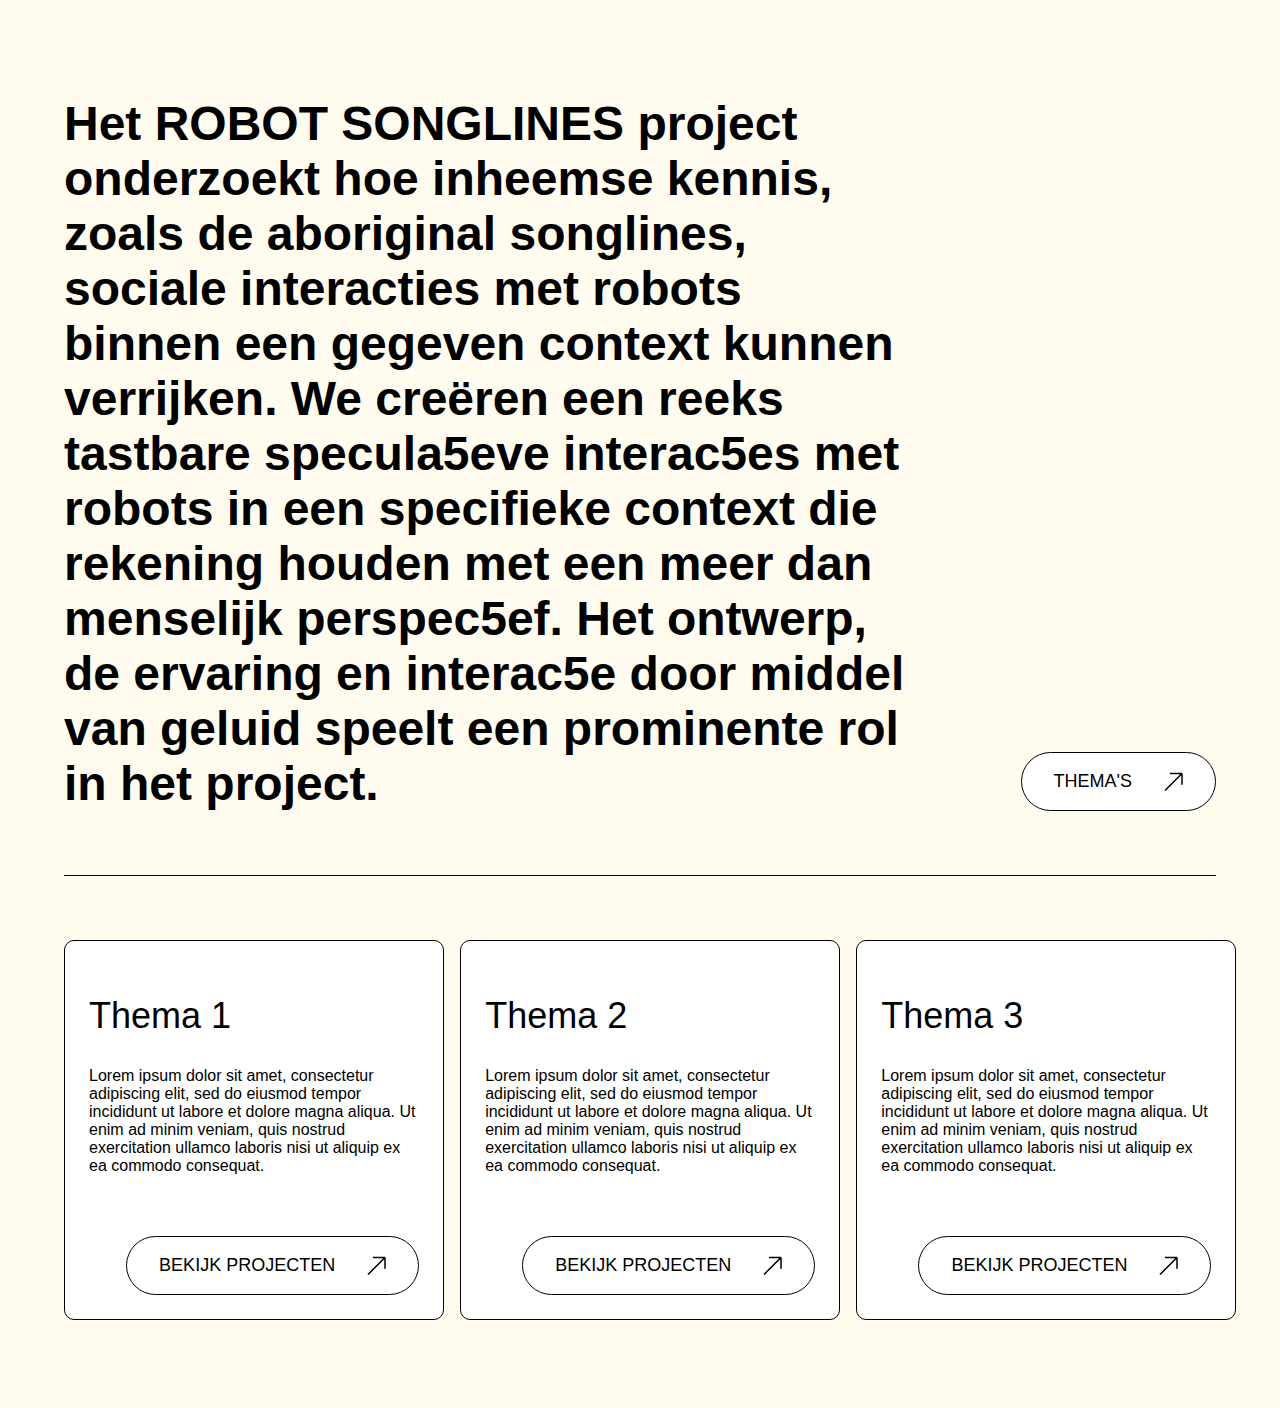
<file: index.html>
<!DOCTYPE html>
<html lang="en">

<head>
    <meta charset="UTF-8">
    <meta http-equiv="X-UA-Compatible" content="IE=edge">
    <meta name="viewport" content="width=device-width, initial-scale=1.0">
    <title>Document</title>
    <link rel="stylesheet" href="style.css">
</head>

<body>
    <div class="contain1600">
        <div class="header-wrapper">
            <h1>Het ROBOT SONGLINES project onderzoekt hoe inheemse kennis, zoals de aboriginal songlines, sociale interacties met robots binnen een gegeven context kunnen verrijken.
We creëren een reeks tastbare specula5eve interac5es met robots in een specifieke context die rekening houden met een meer dan menselijk perspec5ef. Het ontwerp, de ervaring en interac5e door middel van geluid speelt een prominente rol in het project.</h1>
            <a href="#thema">
                <div class="text-button-div">
                    <p class="text-button-text">THEMA'S</p>
                    <img src="img/butttonimg/arrow-right-top.svg" class="text-button-arrow">
                </div>
            </a>
        </div>

        <div id="thema" class="project-container">
            <div class="grid-item-thema">
                <h2>Thema 1</h2>
                <!--Pas hierboven de titel van het thema aan-->
                <p>Lorem ipsum dolor sit amet, consectetur adipiscing elit, sed do eiusmod tempor incididunt ut labore
                    et dolore magna aliqua. Ut enim ad minim veniam, quis nostrud exercitation ullamco laboris nisi ut
                    aliquip ex ea commodo consequat.</p>
                <!--Pas hierboven de beschrijving van het thema aan-->
                <a href="thema1.html">
                    <!--Vul hier de juiste link van de thema pagina in-->
                    <div class="text-button-div-thema">
                        <p class="text-button-text">BEKIJK PROJECTEN</p>
                        <img src="img/butttonimg/arrow-right-top.svg" class="text-button-arrow">
                    </div>
                </a>
            </div>
            <div class="grid-item-thema">
                <h2>Thema 2</h2>
                <!--Pas hierboven de titel van het thema aan-->
                <p>Lorem ipsum dolor sit amet, consectetur adipiscing elit, sed do eiusmod tempor incididunt ut labore
                    et dolore magna aliqua. Ut enim ad minim veniam, quis nostrud exercitation ullamco laboris nisi ut
                    aliquip ex ea commodo consequat.</p>
                <!--Pas hierboven de beschrijving van het thema aan-->
                <a href="thema2.html">
                    <!--Vul hierboven de juiste link van de thema pagina in-->
                    <div class="text-button-div-thema">
                        <p class="text-button-text">BEKIJK PROJECTEN</p>
                        <img src="img/butttonimg/arrow-right-top.svg" class="text-button-arrow">
                    </div>
                </a>
            </div>
            <div class="grid-item-thema">
                <h2>Thema 3</h2>
                <!--Pas hierboven de titel van het thema aan-->
                <p>Lorem ipsum dolor sit amet, consectetur adipiscing elit, sed do eiusmod tempor incididunt ut
                    labore
                    et dolore magna aliqua. Ut enim ad minim veniam, quis nostrud exercitation ullamco laboris nisi
                    ut
                    aliquip ex ea commodo consequat.</p>
                <!--Pas hierboven de beschrijving van het thema aan-->
                <a href="thema3.html">
                    <!--Vul hierboven de juiste link van de thema pagina in-->
                    <div class="text-button-div-thema">
                        <p class="text-button-text">BEKIJK PROJECTEN</p>
                        <img src="img/butttonimg/arrow-right-top.svg" class="text-button-arrow">
                    </div>
                </a>
            </div>

            <!--Voeg voor deze comment de code voor een nieuw thema in-->
        </div>
    </div>
</body>

</html>
</file>
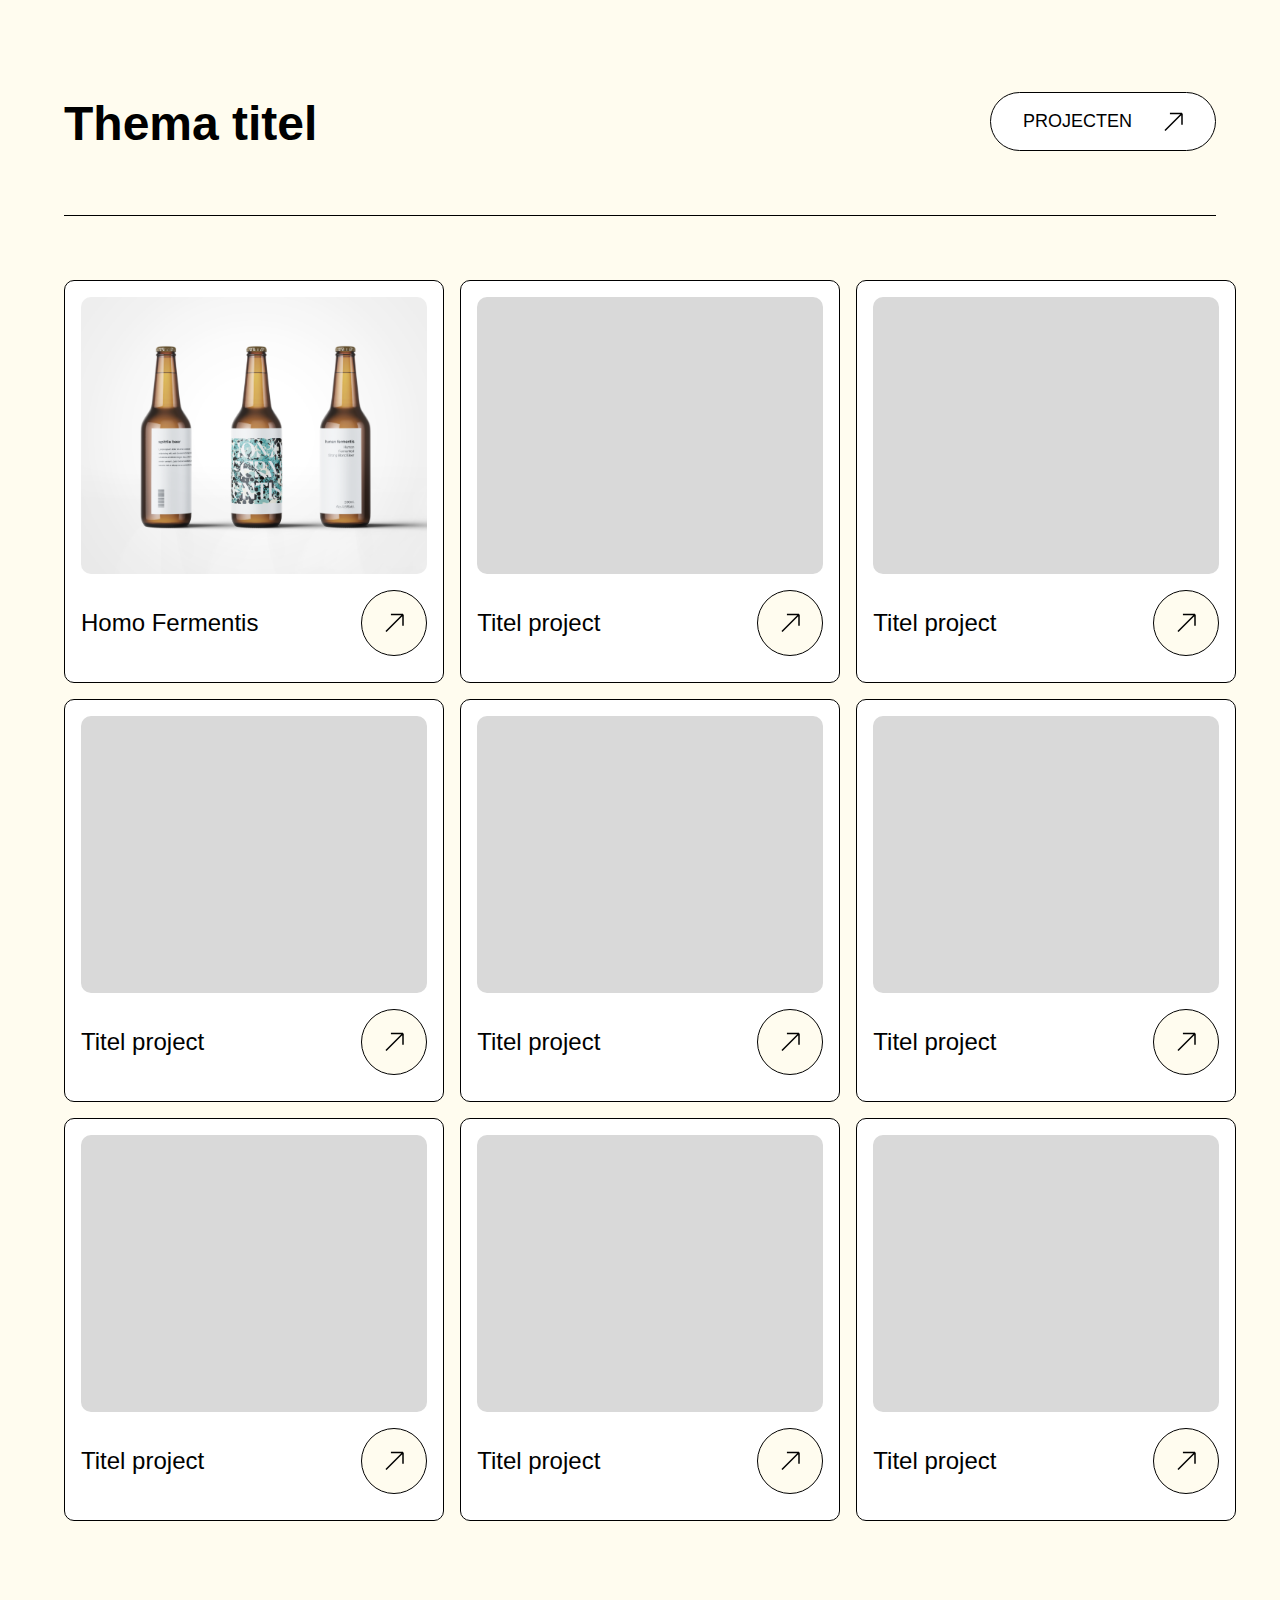
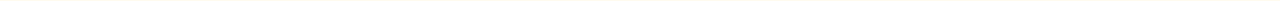
<file: thema1.html>
<!DOCTYPE html>
<html lang="en">

<head>
    <meta charset="UTF-8">
    <meta http-equiv="X-UA-Compatible" content="IE=edge">
    <meta name="viewport" content="width=device-width, initial-scale=1.0">
    <title>Document</title>
    <link rel="stylesheet" href="style.css">
</head>

<body>
    <div class="contain1600">
        <div class="header-wrapper">
            <h1>Thema titel</h1>
            <a href="#projecten">
                <div class="text-button-div">
                    <p class="text-button-text">PROJECTEN</p>
                    <img src="img/butttonimg/arrow-right-top.svg" class="text-button-arrow">
                </div>
            </a>
        </div>

        <div id="projecten" class="project-container">
            <div class="grid-item">
                <div class="project-thumbnail project1">
                </div>
                <div class="project-content-wrapper">
                    <p class="project-titel">Homo Fermentis</p>
                    <!--Vul hierboven de juiste titel in van het project-->
                    <a href="https://github.com/Doortjedh/LAB/tree/main/Members/persoonvoorbeeld">
                        <!--Vul hierboven de juiste link in naar het project-->
                        <div class="project-link-div">
                            <img src="img/butttonimg/arrow-right-top.svg">
                        </div>
                    </a>
                </div>
            </div>
            <div class="grid-item">
                <div class="project-thumbnail"></div>
                <div class="project-content-wrapper">
                    <p class="project-titel">Titel project</p>
                    <!--Vul hierboven de juiste titel in van het project-->
                    <a href="">
                        <!--Vul hierboven de juiste link in naar het project-->
                        <div class="project-link-div">
                            <img src="img/butttonimg/arrow-right-top.svg">
                        </div>
                    </a>
                </div>
            </div>
            <div class="grid-item">
                <div class="project-thumbnail"></div>
                <div class="project-content-wrapper">
                    <p class="project-titel">Titel project</p>
                    <!--Vul hierboven de juiste titel in van het project-->
                    <a href="">
                        <!--Vul hierboven de juiste link in naar het project-->
                        <div class="project-link-div">
                            <img src="img/butttonimg/arrow-right-top.svg">
                        </div>
                    </a>
                </div>
            </div>
            <div class="grid-item">
                <div class="project-thumbnail"></div>
                <div class="project-content-wrapper">
                    <p class="project-titel">Titel project</p>
                    <!--Vul hierboven de juiste titel in van het project-->
                    <a href="">
                        <!--Vul hierboven de juiste link in naar het project-->
                        <div class="project-link-div">
                            <img src="img/butttonimg/arrow-right-top.svg">
                        </div>
                    </a>
                </div>
            </div>
            <div class="grid-item">
                <div class="project-thumbnail"></div>
                <div class="project-content-wrapper">
                    <p class="project-titel">Titel project</p>
                    <!--Vul hierboven de juiste titel in van het project-->
                    <a href="">
                        <!--Vul hierboven de juiste link in naar het project-->
                        <div class="project-link-div">
                            <img src="img/butttonimg/arrow-right-top.svg">
                        </div>
                    </a>
                </div>
            </div>
            <div class="grid-item">
                <div class="project-thumbnail"></div>
                <div class="project-content-wrapper">
                    <p class="project-titel">Titel project</p>
                    <!--Vul hierboven de juiste titel in van het project-->
                    <a href="">
                        <!--Vul hierboven de juiste link in naar het project-->
                        <div class="project-link-div">
                            <img src="img/butttonimg/arrow-right-top.svg">
                        </div>
                    </a>
                </div>
            </div>
            <div class="grid-item">
                <div class="project-thumbnail"></div>
                <div class="project-content-wrapper">
                    <p class="project-titel">Titel project</p>
                    <!--Vul hierboven de juiste titel in van het project-->
                    <a href="">
                        <!--Vul hierboven de juiste link in naar het project-->
                        <div class="project-link-div">
                            <img src="img/butttonimg/arrow-right-top.svg">
                        </div>
                    </a>
                </div>
            </div>
            <div class="grid-item">
                <div class="project-thumbnail"></div>
                <div class="project-content-wrapper">
                    <p class="project-titel">Titel project</p>
                    <!--Vul hierboven de juiste titel in van het project-->
                    <a href="">
                        <!--Vul hierboven de juiste link in naar het project-->
                        <div class="project-link-div">
                            <img src="img/butttonimg/arrow-right-top.svg">
                        </div>
                    </a>
                </div>
            </div>
            <div class="grid-item">
                <div class="project-thumbnail"></div>
                <div class="project-content-wrapper">
                    <p class="project-titel">Titel project</p>
                    <!--Vul hierboven de juiste titel in van het project-->
                    <a href="">
                        <!--Vul hierboven de juiste link in naar het project-->
                        <div class="project-link-div">
                            <img src="img/butttonimg/arrow-right-top.svg">
                        </div>
                    </a>
                </div>
            </div>

            <!--Voeg voor deze comment de code voor een nieuw project in-->
        </div>
    </div>
</body>

</html>
</file>
<file: style.css>
body {
    margin: 5%;
    font-family: helvetica;
    background-color: #FFFCEF;
}

h1 {
    font-family: helvetica;
    font-size: 48px;
    margin-right: 10%;
    margin-bottom: 0;
}

h2 {
    font-size: 36px;
    font-family: helvetica;
    font-weight: 400;
}

p {
    font-size: 16px;
    font-family: helvetica;
    letter-spacing: 135%;
    font-weight: 400;
}

.header-wrapper {
    display: flex;
    flex-direction: horizontal;
    justify-content: space-between;
    align-items: flex-end;
    padding-bottom: 64px;
    border-bottom: 1px solid black;
}

.text-button-div {
    display: flex;
    flex-direction: horizontal;
    justify-content: space-between;
    align-items: center;
    background-color: white;
    border-radius: 100px;
    padding: 0px 32px;
    border: 1px solid black;
}

.text-button-text {
    font-size: 18px;
    margin-right: 32px;
}

.contain1600 {
    max-width: 1600px;
    margin: 0 auto;
}

.project-container {
    margin-top: 64px;
    display: grid;
    grid-template-columns: 33% 33% 33%;
    column-gap: 16px;
    width: 100%;
}

.grid-item {
    border: 1px solid black;
    margin-bottom: 16px;
    padding: 16px;
    border-radius: 10px;
    background-color: white;

}

.project-thumbnail {
    background-color: #D9D9D9;
    width: 100%;
    aspect-ratio: 5 / 4;
    border-radius: 10px;
    object-fit: cover;
}

.project-content-wrapper {
    display: flex;
    flex-direction: horizontal;
    justify-content: space-between;
    align-items: center;
    margin-top: 16px;
    margin-bottom: 10px
}

.project-titel {
    font-size: 24px;
    margin: 0;
}

.project-link-div {
    background-color: #FFFCEF;
    width: 64px;
    height: 64px;
    border-radius: 100px;
    border: 1px solid black;
    display: flex;
    flex-direction: horizontal;
    justify-content: center;
    align-items: center;
}

.project-thumbnail-foto {
    height: 100%;
}

a {
    text-decoration: none;
    color: black;
}

.text-button-div-thema {
    display: flex;
    flex-direction: horizontal;
    justify-content: space-between;
    align-items: center;
    background-color: white;
    border-radius: 100px;
    padding: 0px 32px;
    border: 1px solid black;
    max-width: 260px;
    position: absolute;
    bottom: 24px;
    right: 24px;
}

.grid-item-thema {
    border: 1px solid black;
    margin-bottom: 24px;
    padding: 24px;
    border-radius: 10px;
    background-color: white;
    position: relative;
    aspect-ratio: 1 / 1;
}

/*Voeg hieronder de css voor een nieuw project toe*/

.project1 {
    background-image: url('img/bier.png');
    /*voeg hierboven de juiste thumbnail in voor het project*/
    background-position: center;
    background-repeat: no-repeat;
    background-size: cover;
}
</file>
